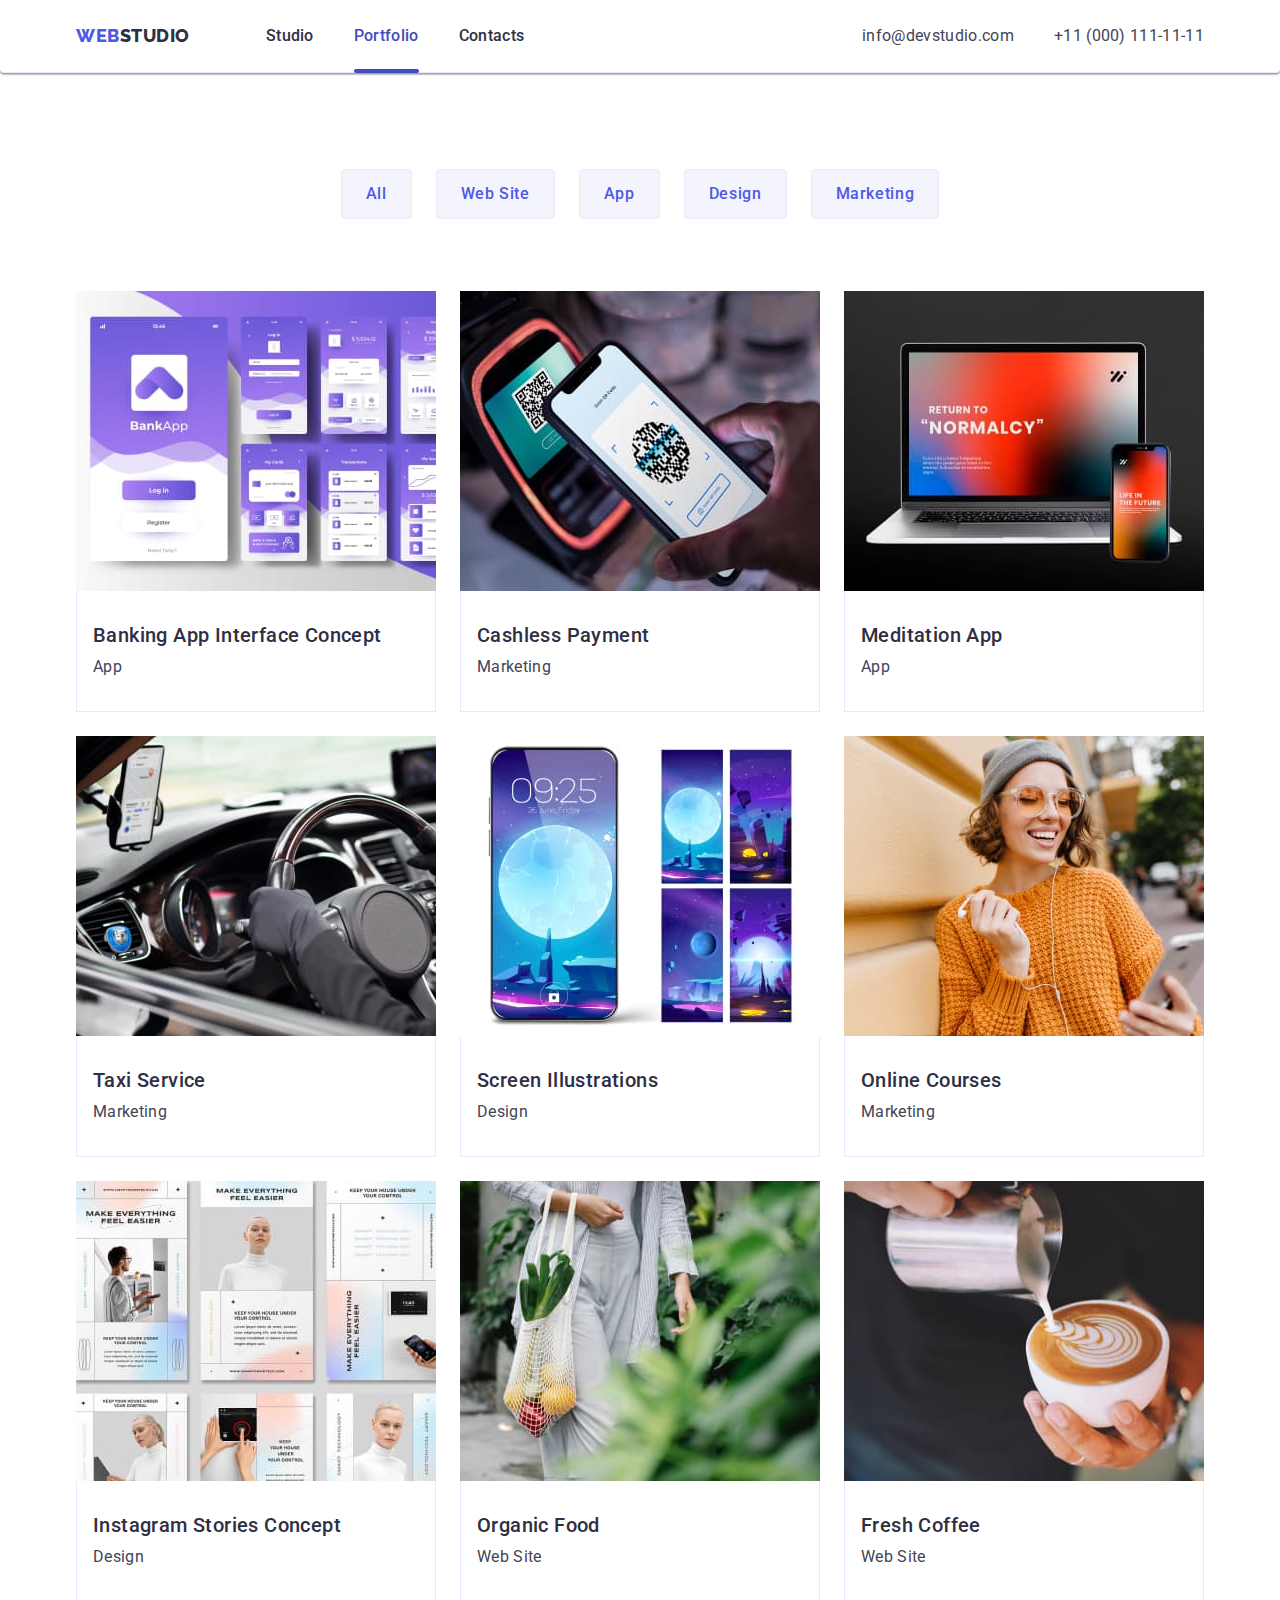
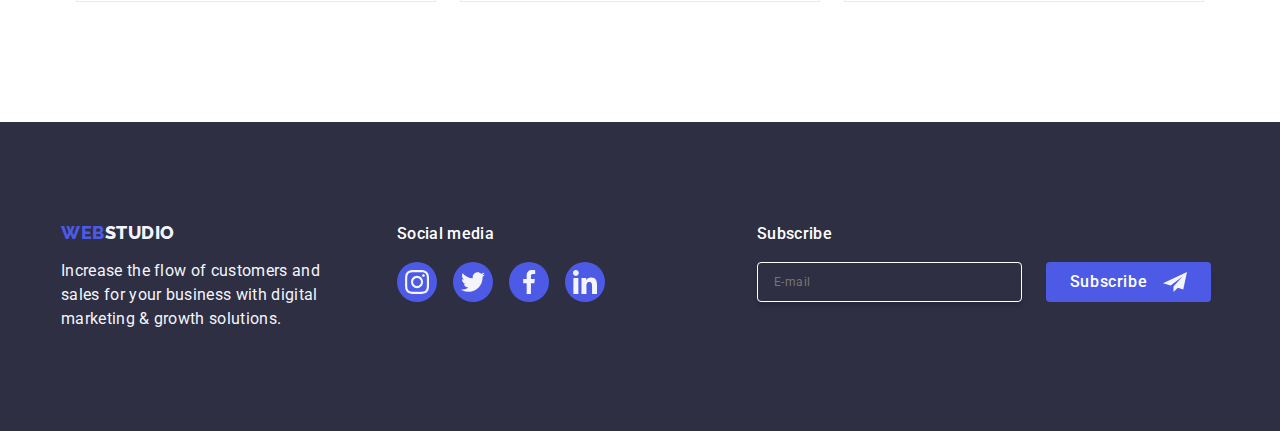
<file: portfolio.html>
<!DOCTYPE html>
<html lang="en">
  <head>
    <meta charset="UTF-8" />
    <meta name="viewport" content="width=device-width, initial-scale=1.0" />
    <title>Studio</title>
    <link rel="preconnect" href="https://fonts.googleapis.com" />
    <link rel="preconnect" href="https://fonts.gstatic.com" crossorigin />
    <link
      href="https://fonts.googleapis.com/css2?family=Raleway:wght@800&family=Roboto:wght@400;500;700;900&display=swap"
      rel="stylesheet"
    />
    <link
      href="https://cdn.jsdelivr.net/npm/modern-normalize@2.0.0/modern-normalize.min.css"
      rel="stylesheet"
    />
    <link rel="stylesheet" href="./css/styles.css" />
  </head>
  <body>
    <header class="header-style">
      <div class="container-img container">
        <nav class="navigation-header">
          <a href="./index.html" class="logo link logo-details">
            WEB<span class="studio-color">Studio</span>
          </a>
          <ul class="list ul-style">
            <li class="menu-style first-li a-position">
              <a href="./index.html" class="logo-class font link menu-top"
                >Studio</a
              >
            </li>
            <li class="menu-style first-li">
              <a
                href="./portfolio.html"
                class="logo-class font link menu-top header-link"
                >Portfolio</a
              >
            </li>
            <li class="menu-style first-li">
              <a href="" class="logo-class font link menu-top">Contacts</a>
            </li>
          </ul>
        </nav>
        <address class="address-details">
          <ul class="list address-style">
            <li class="contacts-details first-li">
              <a href="mailto:info@devstudio.com" class="li-links link"
                >info@devstudio.com</a
              >
            </li>
            <li class="contacts-details last-li">
              <a href="tel:+110001111111" class="li-links link"
                >+11 (000) 111-11-11</a
              >
            </li>
          </ul>
        </address>
      </div>
    </header>
    <main>
      <section class="main-section">
        <div class="container">
          <h1 class="visually-hidden">nagłówek linki</h1>
          <ul class="list ul-list">
            <li>
              <button type="button" class="style-button button-transition">
                All
              </button>
            </li>
            <li>
              <button type="button" class="style-button button-transition">
                Web Site
              </button>
            </li>
            <li>
              <button type="button" class="style-button button-transition">
                App
              </button>
            </li>
            <li>
              <button type="button" class="style-button button-transition">
                Design
              </button>
            </li>
            <li>
              <button type="button" class="style-button button-transition">
                Marketing
              </button>
            </li>
          </ul>
          <ul class="list list-images">
            <li class="li-styles card-shadow">
              <a class="link a-link" href="">
                <div class="div-bank">
                  <img
                    src="./images/aplikacjabanku1.jpg"
                    alt="aplikacja banku"
                    width="360"
                    height="300"
                  />
                  <p class="p-app">
                    14 Stylish and User-Friendly App Design Concepts · Task
                    Manager App · Calorie Tracker App · Exotic Fruit Ecommerce
                    App · Cloud Storage App
                  </p>
                </div>
                <div class="app-info">
                  <h2 class="card-class top-concept">
                    Banking App Interface Concept
                  </h2>
                  <p class="class-port">App</p>
                </div>
              </a>
            </li>
            <li class="li-styles">
              <a class="link a-link" href="">
                <div class="div-bank">
                  <img
                    src="./images/platnosc2.jpg"
                    alt="platosc zblizeniowa"
                    width="360"
                    height="300"
                  />
                  <p class="p-app">
                    14 Stylish and User-Friendly App Design Concepts · Task
                    Manager App · Calorie Tracker App · Exotic Fruit Ecommerce
                    App · Cloud Storage App
                  </p>
                </div>
                <div class="app-info">
                  <h2 class="card-class top-concept">Cashless Payment</h2>
                  <p class="class-port">Marketing</p>
                </div>
              </a>
            </li>
            <li class="li-styles">
              <a class="link a-link" href="">
                <div class="div-bank">
                  <img
                    src="./images/aplikacjelaczenie3.jpg"
                    alt="meditation app"
                    width="360"
                    height="300"
                  />
                  <p class="p-app">
                    14 Stylish and User-Friendly App Design Concepts · Task
                    Manager App · Calorie Tracker App · Exotic Fruit Ecommerce
                    App · Cloud Storage App
                  </p>
                </div>
                <div class="app-info">
                  <h2 class="card-class top-concept">Meditation App</h2>
                  <p class="class-port">App</p>
                </div>
              </a>
            </li>
            <li class="li-styles">
              <a class="link a-link" href="">
                <div class="div-bank">
                  <img
                    src="./images/taxiservice4.jpg"
                    alt="serwis taksowek"
                    width="360"
                    height="300"
                  />
                  <p class="p-app">
                    14 Stylish and User-Friendly App Design Concepts · Task
                    Manager App · Calorie Tracker App · Exotic Fruit Ecommerce
                    App · Cloud Storage App
                  </p>
                </div>
                <div class="app-info">
                  <h2 class="card-class top-concept">Taxi Service</h2>
                  <p class="class-port">Marketing</p>
                </div>
              </a>
            </li>
            <li class="li-styles">
              <a class="link a-link" href="">
                <div class="div-bank">
                  <img
                    src="./images/ilustracje5.jpg"
                    alt="obrazy wyswietlacza"
                    width="360"
                    height="300"
                  />
                  <p class="p-app">
                    14 Stylish and User-Friendly App Design Concepts · Task
                    Manager App · Calorie Tracker App · Exotic Fruit Ecommerce
                    App · Cloud Storage App
                  </p>
                </div>
                <div class="app-info">
                  <h2 class="card-class top-concept">Screen Illustrations</h2>
                  <p class="class-port">Design</p>
                </div>
              </a>
            </li>
            <li class="li-styles">
              <a class="link a-link" href="">
                <div class="div-bank">
                  <img
                    src="./images/kursyonline6.jpg"
                    alt="pani zadowolona z zycia"
                    width="360"
                    height="300"
                  />
                  <p class="p-app">
                    14 Stylish and User-Friendly App Design Concepts · Task
                    Manager App · Calorie Tracker App · Exotic Fruit Ecommerce
                    App · Cloud Storage App
                  </p>
                </div>
                <div class="app-info">
                  <h2 class="card-class top-concept">Online Courses</h2>
                  <p class="class-port">Marketing</p>
                </div>
              </a>
            </li>
            <li class="li-styles">
              <a class="link a-link" href="">
                <div class="div-bank">
                  <img
                    src="./images/instagramstories7.jpg"
                    alt="story na instagramie"
                    width="360"
                    height="300"
                  />
                  <p class="p-app">
                    14 Stylish and User-Friendly App Design Concepts · Task
                    Manager App · Calorie Tracker App · Exotic Fruit Ecommerce
                    App · Cloud Storage App
                  </p>
                </div>
                <div class="app-info">
                  <h2 class="card-class top-concept">
                    Instagram Stories Concept
                  </h2>
                  <p class="class-port">Design</p>
                </div>
              </a>
            </li>
            <li class="li-styles">
              <a class="link a-link" href="">
                <div class="div-bank">
                  <img
                    src="./images/jedzenie8.jpg"
                    alt="zdrowa zywnosc ekologiczna"
                    width="360"
                    height="300"
                  />
                  <p class="p-app">
                    14 Stylish and User-Friendly App Design Concepts · Task
                    Manager App · Calorie Tracker App · Exotic Fruit Ecommerce
                    App · Cloud Storage App
                  </p>
                </div>
                <div class="app-info">
                  <h2 class="card-class top-concept">Organic Food</h2>
                  <p class="class-port">Web Site</p>
                </div>
              </a>
            </li>
            <li class="li-styles">
              <a class="link a-link" href="">
                <div class="div-bank">
                  <img
                    src="./images/kawusia9.jpg"
                    alt="kawa z mlekiem"
                    width="360"
                    height="300"
                  />
                  <p class="p-app">
                    14 Stylish and User-Friendly App Design Concepts · Task
                    Manager App · Calorie Tracker App · Exotic Fruit Ecommerce
                    App · Cloud Storage App
                  </p>
                </div>
                <div class="app-info">
                  <h2 class="card-class top-concept">Fresh Coffee</h2>
                  <p class="class-port">Web Site</p>
                </div>
              </a>
            </li>
          </ul>
        </div>
      </section>
    </main>
    <footer class="portfolio-footer">
      <div class="container last-div">
        <div class="logo-p">
          <a class="logo link logo-link" href="./index.html"
            >Web<span class="studio-class">Studio</span></a
          >
          <p class="footer-acapit">
            Increase the flow of customers and sales for your business with
            digital marketing & growth solutions.
          </p>
        </div>
        <div class="social-footer">
          <p class="sm-style">Social media</p>
          <ul class="logo-div">
            <li class="social-li">
              <a class="social-class" href="">
                <svg width="24" height="24" class="svg-social">
                  <use href="./images/icons.svg#icon-instagram"></use>
                </svg>
              </a>
            </li>
            <li class="social-li">
              <a class="social-class" href="">
                <svg width="24" height="24" class="svg-social">
                  <use href="./images/icons.svg#icon-twitter"></use>
                </svg>
              </a>
            </li>
            <li class="social-li">
              <a class="social-class" href="">
                <svg width="24" height="24" class="svg-social">
                  <use href="./images/icons.svg#icon-facebook"></use>
                </svg>
              </a>
            </li>
            <li class="social-li">
              <a class="social-class" href="">
                <svg width="24" height="24" class="svg-social">
                  <use href="./images/icons.svg#icon-linkedin"></use>
                </svg>
              </a>
            </li>
          </ul>
        </div>
        <div class="footer-form-div">
          <p class="p-form-footer">Subscribe</p>
          <form name="footer-window" class="footer-form">
            <label class="footer-label">
              <input
                class="footer-input"
                name="email"
                type="email"
                placeholder="E-mail"
                required
              />
            </label>
            <button type="submit" class="subscribe-button">
              Subscribe
              <svg width="24" height="24" class="button-sub-svg">
                <use href="./images/icons.svg#icon-frame"></use>
              </svg>
            </button>
          </form>
        </div>
      </div>
    </footer>
  </body>
</html>
</file>
<file: css/styles.css>
:root {
  --first-color-text: #000;
  --second-color-text: #4285f4;
  --color-white: #ffff;
  --iris: #4d5ae5;
  --blue-color: #404bbf;
  --studio-class: #f4f4fd;
  --color-body: #434455;
  --font-color: #2e2f42;
  --border-style: #e7e9fc;
  --dark-style: #8e8f99;
  --green-style: #31d0aa;
  --style-modal: #fcfcfc;
}

.logo-class:hover,
.logo-class:focus {
  color: var(--blue-color);
}

.li-links:hover,
.li-links:focus {
  color: var(--blue-color);
}
* {
  margin: 0;
  padding: 0;
}
body {
  font-family: "Roboto", sans-serif;
  color: var(--color-body);
  line-height: 1.6;
  background-color: var(--color-white);
}
.ig-logo {
  background-color: var(--iris);
  border-radius: 50%;
  display: flex;
  align-items: center;
  justify-content: center;
  width: 40px;
  height: 40px;
  transition: background-color 250ms cubic-bezier(0.4, 0, 0.2, 1);
}

.ig-logo:hover,
.ig-logo:focus {
  background-color: var(--blue-color);
}
header {
  background-color: var(--color-white);
}

button {
  background-color: var(--iris);
  color: var(--color-white);
}
.link {
  text-decoration: none;
}

button:hover,
button:focus {
  background-color: var(--blue-color);
}

.studio-class {
  color: var(--studio-class);
}

.ourteam-section {
  background-color: var(--color-white);
  flex-basis: calc((100% - 72px) / 4);
  border-radius: 0px 0px 4px 4px;
  box-shadow: 0px 1px 6px rgba(46, 47, 66, 0.08),
    0px 1px 1px rgba(46, 47, 66, 0.16), 0px 2px 1px rgba(46, 47, 66, 0.08);
}

.logo {
  font-size: 18px;
  font-family: "Raleway", sans-serif;
  text-decoration: none;
  line-height: 1.17;
  letter-spacing: 0.03em;
  text-transform: uppercase;
  color: var(--iris);
  font-weight: 800;
}
.font {
  font-size: 16px;
  font-family: "Roboto";
  font-weight: 500;
  line-height: 24px;
  color: var(--font-color);
}

.studio-color {
  color: var(--font-color);
}
.list {
  list-style: none;
  font-size: 16;
  line-height: 1.5;
  letter-spacing: 0.02;
  color: var(--color-body);
  display: flex;
  justify-content: center;
  gap: 24px;
}

.link-studio {
  font-weight: 500;
  font-size: 16px;
  line-height: 1.5;
  letter-spacing: 0.02em;
  color: var(--font-color);
  text-decoration: none;
}

.address-style {
  font-style: normal;
}

.section-details {
  background-color: var(--font-color);
  padding-top: 188px;
  padding-bottom: 188px;
  background-image: linear-gradient(
      rgba(46, 47, 66, 0.7),
      rgba(46, 47, 66, 0.7)
    ),
    url(../images/people-office1.jpg);
  width: 100%;
  max-width: 1440px;
  background-repeat: no-repeat;
  background-position: center;
  background-size: cover;
  margin: auto;
}
.vector-style {
  display: none;
  align-items: center;
  justify-content: center;
  height: 112px;
  background-color: var(--studio-class);
  border-radius: 4px;
  margin-bottom: 8px;
}

.top-class {
  font-size: 36px;
  line-height: 1.07;
  text-align: center;
  letter-spacing: 0.02em;
  color: var(--color-white);
  max-width: 496px;
  margin: 0 auto;
  margin-bottom: 48px;
}

.button-class {
  background-color: var(--iris);
  font-family: "Roboto", sans-serif;
  font-weight: 500;
  font-size: 16px;
  line-height: 1.5;
  letter-spacing: 0.04em;
  color: var(--color-white);
  display: block;
  min-width: 169px;
  height: 56px;
  border: none;

  border-radius: 4px;
  cursor: pointer;
  margin: 0 auto;
  transition: background-color 250ms cubic-bezier(0.4, 0, 0.2, 1);
}

.second-class {
  font-weight: 500;
  font-size: 20px;
  line-height: 1.2;
  color: var(--font-color);
}
.sol-class {
  font-weight: 500;
  font-size: 20px;
  line-height: 1.2;
  letter-spacing: 0.02em;
  color: var(--font-color);
  text-align: center;
}

.card-class {
  font-weight: 500;
  font-size: 20px;
  line-height: 1.2;
  letter-spacing: 0.02em;
  color: var(--font-color);
}

.point-class {
  font-weight: 500;
  font-size: 36px;
  line-height: 1.2;
  letter-spacing: 0.02em;

  color: var(--font-color);
}

.footer-acapit {
  line-height: 1.5;
  color: var(--studio-class);
  letter-spacing: 0.02em;
  max-width: 264px;
}
.p-class {
  font-size: 16px;
  line-height: 1.5;
  letter-spacing: 0.02em;
  color: var(--color-body);
}
.sec-head {
  font-size: 36px;
  line-height: 1.11;
  text-align: center;
  letter-spacing: 0.02em;
  text-transform: capitalize;
  color: var(--font-color);
}

.last-section {
  background-color: var(--studio-class);
  padding: 120px 0 120px;
}

.last-class {
  font-size: 36px;
  line-height: 1.11;
  text-align: center;
  letter-spacing: 0.02em;
  text-transform: capitalize;
  color: var(--font-color);
}

.p-describes {
  font-size: 16px;
  line-height: 1.5;
  letter-spacing: 0.02em;
  color: var(--color-body);
  text-align: center;
  margin: 8px 0 8px 0;
}

.footer-studio {
  color: var(--studio-class);
}

.page-footer {
  line-height: 1.5;
  letter-spacing: 0.02em;
  color: var(--font-color);
}

.studio-head {
  color: var(--font-color);
}

.address-details {
  font-style: normal;
  display: flex;
  align-items: center;
}

.logo-class {
  font-weight: 500;
  font-size: 16px;
  line-height: 1.5;
  letter-spacing: 0.02em;
  color: var(--font-color);
}

.li-links {
  font-size: 16px;
  line-height: 1.5;
  letter-spacing: 0.02em;
  color: var(--color-body);
  font-style: normal;
  transition: color 250ms cubic-bezier(0.4, 0, 0.2, 1);
}

.link-details {
  font-size: 16px;
  line-height: 1.5;
  letter-spacing: 0.02em;
  color: var(--color-body);
}
.portfolio-footer {
  background-color: var(--font-color);
  padding: 100px 0 100px;
}

.logo-link {
  display: inline-block;
  margin-bottom: 16px;
  text-align: center;
}

.footer-color {
  color: var(--studio-class);
}

.style-button:focus,
.style-button:hover {
  border: 1px solid transparent;
  color: var(--color-white);
  box-shadow: 0px 3px 1px rgba(0, 0, 0, 0.1), 0px 2px 1px rgba(0, 0, 0, 0.08),
    0px 2px 2px rgba(0, 0, 0, 0.12);
}
.style-button {
  font-family: "Roboto", sans-serif;
  font-weight: 500;
  font-size: 16px;
  line-height: 1.5;
  letter-spacing: 0.04em;
  color: var(--iris);
  background-color: var(--studio-class);
  cursor: pointer;
  padding-top: 12px;
  padding-bottom: 12px;
  padding-left: 24px;
  padding-right: 24px;
  border: 1px solid var(--border-style);
  border-radius: 4px;
}

.a-link:hover,
.a-link:focus {
  box-shadow: 0px 1px 6px rgba(46, 47, 66, 0.08),
    0px 1px 1px rgba(46, 47, 66, 0.16), 0px 2px 1px rgba(46, 47, 66, 0.08);
}

.a-link {
  display: block;
  transition: box-shadow 250ms cubic-bezier(0.4, 0, 0.2, 1);
}

.a-link:hover .p-app,
.a-link:focus .p-app {
  transform: translateY(0%);
}

.class-port {
  font-size: 16px;
  line-height: 1.5;
  letter-spacing: 0.02em;
  color: var(--color-body);
}
.card-shadow {
  box-shadow: 250ms cubic-bezier(0.4, 0, 0.2, 1);
  transform: translateY(0%);
}

.div-bank {
  position: relative;
  overflow: hidden;
}
.p-app {
  position: absolute;
  top: 0;
  font-size: 16px;
  line-height: 1.5;
  letter-spacing: 0.02em;
  color: var(--studio-class);
  padding: 40px 32px;
  background-color: var(--iris);
  height: 100%;
  width: 100%;
  transform: translateY(100%);
  transition: transform 250ms cubic-bezier(0.4, 0, 0.2, 1);
}
.a-position {
  position: relative;
  color: var(--blue-color);
}
.modal-p {
  font-weight: 500;
  font-size: 16px;
  line-height: 1.5;
  text-align: center;
  letter-spacing: 0.02em;
  color: var(--font-color);
  margin-bottom: 16px;
}
.modal-div {
  position: fixed;
  top: 0;
  left: 0;
  width: 100%;
  height: 100%;
  background-color: rgba(46, 47, 66, 0.4);
  transition: opacity 250ms cubic-bezier(0.4, 0, 0.2, 1),
    visibility 250ms cubic-bezier(0.4, 0, 0.2, 1);
}
.modal {
  position: absolute;
  top: 50%;
  left: 50%;
  transform: translate(-50%, -50%) scale(1);
  width: 408px;
  min-height: 584px;
  background: var(--style-modal);
  box-shadow: 0px 1px 1px rgba(0, 0, 0, 0.14), 0px 1px 3px rgba(0, 0, 0, 0.12),
    0px 2px 1px rgba(0, 0, 0, 0.2);
  border-radius: 4px;
  transition: transform 250ms cubic-bezier(0.4, 0, 0.2, 1);
  padding: 72px 24px 24px 24px;
}

.button-modal {
  position: absolute;
  top: 24px;
  right: 24px;
  width: 24px;
  height: 24px;
  border-radius: 50%;
  display: flex;
  align-items: center;
  justify-content: center;
  background-color: var(--border-style);
  border: 1px solid rgba(0, 0, 0, 0.1);
  cursor: pointer;
  transition: background-color 250ms cubic-bezier(0.4, 0, 0.2, 1),
    border 250ms cubic-bezier(0.4, 0, 0.2, 1);
}
.button-modal:hover {
  background-color: var(--blue-color);
  border: none;
  fill: var(--color-white);
}
.backdrop {
  height: 100%;
}

.svg-modal {
  transition: fill 250ms cubic-bezier(0.4, 0, 0.2, 1);
}
.svg-modal:focus .svg-modal:hover {
  border: none;
  background-color: var(--iris);
  fill: var(--color-white);
}

.form-div {
  margin-bottom: 8px;
}
.form-second {
  margin-bottom: 16px;
}
.textarea {
  width: 100%;
  height: 120px;
  font-size: 12px;
  line-height: 1.17;
  letter-spacing: 0.04em;
  color: rgba(46, 47, 66, 0.4);
  border: 1px solid rgba(46, 47, 66, 0.4);
  border-radius: 4px;
  background-color: transparent;
  padding: 8px 16px;
  outline: transparent;
  resize: none;
  transition: border-color 250ms cubic-bezier(0.4, 0, 0.2, 1);
}
.textarea:focus {
  border-color: var(--iris);
}

.form-modal-div {
  margin-bottom: 24px;
}
.label-form-modal {
  display: block;
  font-size: 12px;
  line-height: 1.17;
  letter-spacing: 0.04em;
  color: var(--dark-style);
}
.label-modal {
  font-size: 12px;
  line-height: 1.17;
  letter-spacing: 0.04em;
  color: var(--dark-style);
  display: block;
  margin-bottom: 4px;
}
.modal-icons {
  position: relative;
}
.modal-icons:focus-within {
  fill: var(--iris);
}
.span-label {
  width: 16px;
  height: 16px;
  border: 1px solid rgba(46, 47, 66, 0.4);
  border-radius: 2px;
  transition: background-color 250ms cubic-bezier(0.4, 0, 0.2, 1),
    border 250ms cubic-bezier(0.4, 0, 0.2, 1),
    fill 250ms cubic-bezier(0.4, 0, 0.2, 1);
  display: inline-flex;
  align-items: center;
  justify-content: center;
  fill: transparent;
  margin-right: 6px;
}
.privacy-policy {
  color: var(--iris);
  margin-left: 6px;
}
.modal-hidden:checked + .label-form-modal .span-label {
  background-color: var(--blue-color);
  border: none;
  fill: var(--studio-class);
}
.send-button {
  display: block;
  margin: 0 auto;
  min-width: 169px;
  height: 56px;
  font-family: "Roboto", sans-serif;
  font-size: 16px;
  font-weight: 500;
  line-height: 1.5;
  letter-spacing: 0.04em;
  color: var(--color-white);
  cursor: pointer;
  background-color: var(--iris);
  border: none;
  border-radius: 4px;
  transition: background-color 250ms cubic-bezier(0.4, 0, 0.2, 1);
}
.modal-input {
  width: 100%;
  height: 40px;
  border: 1px solid rgba(46, 47, 66, 0.4);
  border-radius: 4px;
  background-color: transparent;
  padding-left: 38px;
  outline: transparent;
  transition: border-color 250ms cubic-bezier(0.4, 0, 0.2, 1);
}
.modal-input:focus {
  border-color: var(--iris);
}
.modal-svg {
  position: absolute;
  left: 16px;
  top: 50%;
  transform: translateY(-50%);
  transition: fill 250ms cubic-bezier(0.4, 0, 0.2, 1);
}
.modal-svg:focus {
  fill: var(--iris);
}
.highlight {
  color: var(--second-color-text);
}

.highlight-web {
  color: var(--studio-class);
}

.header-style {
  border-bottom: 1px solid var(--border-style);
  box-shadow: 0px 2px 1px rgba(46, 47, 66, 0.08),
    0px 1px 1px rgba(46, 47, 66, 0.16), 0px 1px 6px rgba(46, 47, 66, 0.08);
  box-shadow: 0px 1px 1px rgba(0, 0, 0, 0.14), 0px 1px 3px rgba(0, 0, 0, 0.12),
    0px 2px 1px rgba(0, 0, 0, 0.2);
  border-radius: 4px;
  transition: transform 250ms cubic-bezier(0.4, 0, 0.2, 1);
}

img {
  display: block;
}

.ul-style {
  gap: 40px;
}

.container {
  width: 100%;
  max-width: 480px;
  margin: 0 auto;
  padding: 0 15px 0 15px;
}

.navigation-header {
  display: flex;
  align-items: center;
}
.logo-details {
  margin-right: 76px;
}
.menu-style {
  display: flex;
  gap: 40px;
}
.menu-layout {
  display: flex;
  gap: 332px;
  align-items: center;
}
.header-link::after {
  content: "";
  position: absolute;
  left: 0;
  bottom: -1px;
  height: 4px;
  background-color: var(--blue-color);
  border-radius: 2px;
  width: 100%;
}
.header-link {
  position: relative;
  color: var(--blue-color);
  transition: color 250ms cubic-bezier(0.4, 0, 0.2, 1);
}

.button-transition:hover .button-transition:focus {
  transform: translateY(0%);
}
.button-transition {
  transition: color 250ms cubic-bezier(0.4, 0, 0.2, 1),
    background-color 250ms cubic-bezier(0.4, 0, 0.2, 1),
    border-color 250ms cubic-bezier(0.4, 0, 0.2, 1),
    box-shadow 250ms cubic-bezier(0.4, 0, 0.2, 1);
}

.last-li {
  margin-right: 0;
}

.menu-top {
  padding: 24px 0 24px;
  display: inline-block;
}
.contacts-details {
  display: flex;
}

.second-section {
  padding: 120px 0 120px;
}

.list-class {
  display: flex;
  gap: 72px;
  flex-wrap: wrap;
}

.class-strategy {
  margin-bottom: 8px;

  display: flex;
  justify-content: center;
}
.third-section {
  padding-bottom: 120px;
  display: none;
}
.sec-div {
  margin-bottom: 72px;
}
.third-ul {
  display: flex;
  gap: 24px;
  flex-wrap: wrap;
}

.first-point {
  width: calc((100% - 48px) / 3);
}

.main-last {
  margin-bottom: 72px;
}

.employee {
  padding: 32px 0;
}
.social-link {
  display: flex;
  justify-content: center;
  gap: 24px;
}

.insta-logo:hover,
.insta-logo:focus {
  background-color: var(--blue-color);
}

.insta-lg {
  fill: var(--studio-class);
}
.insta-logo {
  width: 100%;
  height: 100%;
  background-color: var(--iris);
  border-radius: 50%;
  display: flex;
  align-items: center;
}

.more-logo:hover,
.more-logo:focus {
  background-color: var(--blue-color);
}

.more-logo {
  width: 40px;
  height: 40%;
  background-color: var(--iris);
  border-radius: 50%;
  display: flex;
  align-items: center;
  justify-content: center;
}
.extra-section {
  padding-top: 120px;
  padding-bottom: 120px;
}
.customers {
  font-size: 36px;
  line-height: 1.11;
  color: var(--font-color);
  margin-bottom: 72px;
  text-align: center;
}
.customers-list {
  display: flex;
  row-gap: 72px;
  list-style: none;
  flex-wrap: wrap;
  justify-content: center;
  column-gap: 24px;
}
.first-customer {
  height: 88px;
  width: 168px;
}
.customer-link:hover,
.customer-link:focus {
  color: var(--blue-color);
  border-color: var(--blue-color);
}
.customer-link {
  width: 100%;
  height: 100%;
  border: 1px solid var(--dark-style);
  border-radius: 4px;
  display: flex;
  align-items: center;
  justify-content: center;
  color: var(--dark-style);
  transition: border-color 250ms cubic-bezier(0.4, 0, 0.2, 1),
    color 250ms cubic-bezier(0.4, 0, 0.2, 1);
}
.svg-customer-class {
  fill: currentColor;
}
.last-div {
  display: flex;
  align-items: baseline;
  flex-wrap: wrap;
  gap: 72px;
  justify-content: center;
}

.sm-style {
  font-weight: 500;
  font-size: 16px;
  line-height: 1.5;
  letter-spacing: 0.02em;
  color: var(--color-white);
  margin-bottom: 16px;
  text-align: center;
}
.logo-div {
  display: flex;
  gap: 16px;
  list-style: none;
}
.social-li {
  height: 40px;
  width: 40px;
}

.social-class:hover,
.social-class:focus {
  background-color: var(--green-style);
}

.social-class {
  width: 100%;
  height: 100%;
  background-color: var(--iris);
  border-radius: 50%;
  display: flex;
  align-items: center;
  justify-content: center;
  cursor: pointer;
  transition: background-color 250ms cubic-bezier(0.4, 0, 0.2, 1);
}

.svg-social {
  fill: var(--studio-class);
}
.header-class {
  border-bottom: 1px solid var(--border-style);
  display: flex;
}
.div-container {
  display: flex;
}
.nav-style {
  display: flex;
  align-items: center;
}
.logo-style {
  margin-right: 76px;
}

.li-class {
  padding: 24px 0 24px;
}
.main-section {
  padding-top: 96px;
  padding-bottom: 120px;
}
.visually-hidden {
  position: absolute;
  width: 1px;
  height: 1px;
  margin: -1px;
  border: 0;
  padding: 0;
  white-space: nowrap;
  clip-path: inset(100%);
  clip: rect(0 0 0 0);
  overflow: hidden;
}
.list-images {
  display: flex;
  flex-wrap: wrap;
  column-gap: 24px;
  row-gap: 48px;
}

.li-styles {
  width: calc((100% - 48px) / 3);
}
.address-style {
  gap: 40px;
  flex-direction: row;
}

.ul-list {
  display: flex;
  justify-content: center;
  gap: 24px;
  margin-bottom: 72px;
}

.app-info {
  padding: 32px 16px;
  border: 1px solid var(--border-style);
  border-top: none;
}

.top-concept {
  margin-bottom: 8px;
}

.is-hidden {
  opacity: 0;
  visibility: hidden;
  pointer-events: none;
}
.p-form-footer {
  margin-bottom: 16px;
  font-weight: 500;
  font-size: 16px;
  line-height: 1.5;
  letter-spacing: 0.02em;
  color: var(--color-white);
  text-align: center;
}

.footer-form {
  display: flex;
  gap: 24px;
  flex-wrap: wrap;
  justify-content: center;
}
.footer-input {
  gap: 24px;
  width: 398px;
  height: 40px;
  border: 1px solid var(--color-white);
  background-color: transparent;
  font-size: 12px;
  line-height: 1.5;
  letter-spacing: 0.04em;
  padding-left: 16px;
  box-shadow: 0px 4px 4px 0px rgba(0, 0, 0, 0.15);
  border-radius: 4px;
  color: var(--color-white);
}
.logo-p {
  display: flex;
  flex-direction: column;
  align-items: unset;
  gap: unset;
}

.subscribe-button {
  min-width: 165px;
  height: 40px;
  display: flex;
  justify-content: center;
  align-items: center;
  font-family: "Roboto", sans-serif;
  font-size: 16px;
  font-weight: 500;
  line-height: 1.5;
  letter-spacing: 0.04em;
  color: var(--color-white);
  cursor: pointer;
  background-color: var(--iris);
  border: none;
  border-radius: 4px;
}
.button-sub-svg {
  margin-left: 16px;
}
.menu-layout {
  display: none;
}

.mobile-menu-layout {
  display: flex;
  width: 100%;
  justify-content: space-between;
  padding: 24px 0;
}

.mobile-menu-layout button {
  height: 40px;
  width: 40px;
  display: flex;
  align-items: center;
  justify-content: center;
  margin: 0;
  padding: 0;
  background-color: transparent;
  cursor: pointer;
  border: none;
  border-radius: 50%;
  outline: none;
}

.js-menu-container {
  position: fixed;
  top: 0;
  left: 0;
  width: 100%;
  height: 100%;
  display: flex;
  padding: 80px 35px 40px 40px;
  background-color: var(--color-white);
  z-index: 999;
  transform: translateX(100%);
  transition: transform 250ms ease-in-out;
  display: none;
}
.js-menu-container.is-open {
  display: flex;
  position: fixed;
  top: 0;
  left: 0;
  right: 0;
  background-color: var(--color-white);
  flex-flow: column nowrap;
  transform: translateX(0);
}
.mobile-menu-close {
  display: flex;
  width: 100%;
  justify-content: flex-end;
}

.mobile-nav-layout .list-layout {
  display: flex;
  flex-direction: column;
  gap: 40px;
  font-size: 36px;
}
.mobile-nav-layout .list-layout .link-active::after {
  display: none;
  flex-flow: column nowrap;
}
.container-img {
  display: none;
}

html,
body {
  width: 100%;
}
body {
  overflow-x: hidden;
}
@media (min-width: 480px) {
}

@media (min-device-pixel-ratio: 2),
  (min-resolution: 192dpi),
  (min-resolution: 2dppx) {
  .order-section {
    background-image: linear-gradient(
        to bottom,
        rgba(46, 47, 66, 0.7),
        rgba(46, 47, 66, 0.7)
      ),
      url(../images/people-office1.jpg);
  }
  .top-class {
    font-size: 36px;
    font-weight: 700;
    line-height: 1.11;
    letter-spacing: 0.72px;
    max-width: 350px;
    text-align: center;
    margin: 0 auto;
    margin-bottom: 72px;
    color: var(--color-white);
    text-transform: capitalize;
  }
}

/* tablet */

@media screen and (min-width: 768px) {
  .top-class {
    font-size: 56px;
    line-height: 1.07;
    letter-spacing: 1.12px;
    max-width: 500px;
    margin-bottom: 36px;
    text-transform: none;
  }
  .container {
    max-width: 768px;
  }
  .last-div {
    padding-left: 108px;
    justify-content: unset;
  }
  .p-form-footer {
    text-align: unset;
  }
  .address-style {
    flex-direction: column;
    gap: 12px;
  }
  .sm-style {
    text-align: unset;
  }
  .footer-input {
    width: 265px;
  }
  .logo-link {
    text-align: unset;
  }
  .container-img {
    display: flex;
    justify-content: space-between;
  }
  .list-strategy {
    width: 356px;
  }
  .list-class {
    gap: 24px;
  }

  .menu {
    display: flex;
    justify-content: space-around;
  }
  .menu-container {
    display: none;
  }
  .menu-toggle {
    display: none;
  }

  .menu-container .menu-toggle:hover .menu-container .menu-toggle:focus {
    border: none;
    background-color: var(--iris);
    fill: var(--color-white);
  }

  .navigation {
    padding: 0;
  }
  .list-header {
    display: flex;
    gap: 40px;
  }
  .page-link {
    font-size: 16px;
    font-weight: 500;
    line-height: 1.5;
    letter-spacing: 0.02em;
    color: var(--color-white);
    display: inline-block;
    padding: 24px 0;
    position: relative;
  }
  .page-link:hover,
  .page-link:focus {
    color: var(--link-hover-focus);
  }
  .page::after {
    content: "";
    display: block;
    background-color: var(--link-hover-focus);
    height: 4px;
    border-radius: 2px;
    position: absolute;
    width: 100%;
    bottom: -1px;
    left: 0px;
  }
  .list-address {
    font-style: normal;
    display: flex;
    gap: 12px;
    flex-direction: column;
    margin: 16px 0;
  }
  .address-link {
    color: var(--section-heading-color);
    display: block;
    font-size: 12px;
    line-height: 1.16;
    letter-spacing: 0.48px;
    transition-property: color;
    transition-duration: 250ms;
    transition-timing-function: cubic-bezier(0.4, 0, 0.2, 1);
  }
  .address-link:hover,
  .address-link:focus {
    color: var(--link-hover-focus);
  }
  .footer-section {
    padding: 96px 0;
  }
  .footer-container {
    display: flex;
    flex-direction: row;
    flex-wrap: wrap;
    align-items: flex-start;
    justify-content: flex-start;
    column-gap: 24px;
    row-gap: 72px;
    max-width: 550px;
  }
  .footer-social-media {
    margin-bottom: 0;
  }
  .footer-webstudio {
    display: block;
    margin-bottom: 0;
  }
  .footer-text {
    max-width: 264px;
    margin-top: 16px;
  }
  .footer-media {
    text-align: left;
  }
  .subscribe-title {
    text-align: left;
  }
  .subscribe-text {
    display: flex;
    flex-direction: row;
    justify-content: flex-start;
    gap: 24px;
  }
  .subscribe-input {
    min-width: 264px;
  }
  .section-first {
    height: 436px;
    padding: 112px 0;
  }
  .section-first-title {
    font-size: 56px;
    line-height: 1.07;
    letter-spacing: 1.12px;
    max-width: 500px;
    margin-bottom: 36px;
    text-transform: none;
  }
  .list-section-second {
    display: flex;
    flex-direction: row;
    flex-wrap: wrap;
    justify-content: center;
    flex-basis: calc((100% - 24px) / 2);
    columns: 2;
    column-gap: 24px;
    row-gap: 72px;
  }
  .list-item {
    max-width: 356px;
  }
  .section-second-title {
    text-align: left;
  }
  .section-third {
    display: none;
  }
  .section-third-team {
    display: flex;
    flex-direction: row;
    flex-wrap: wrap;
    align-items: center;
    column-gap: 24px;
    row-gap: 72px;
    columns: 2;
    flex-basis: calc((100% - 24px) / 2);
    padding-left: 108px;
  }
  .customers-icons {
    display: flex;
    flex-wrap: wrap;
    justify-content: center;
    column-gap: 24px;
    row-gap: 72px;
    flex-basis: calc((100% - 48px) / 3);
  }
  .customers-icons-column {
    width: 168px;
    height: 88px;
  }

  .mobile-menu-layout {
    display: none;
  }
}

/* desktop */

@media screen and (min-width: 1200px) {
  .container last-div {
    flex-wrap: nowrap;
    justify-content: space-around;
    gap: 0;
    margin-left: auto;
    max-width: 1158px;
  }
  .container {
    max-width: 1158px;
  }
  .section {
    padding: 120px 0;
  }
  .adress-style {
    flex-direction: row;
    gap: 40px;
  }
  .last-div {
    flex-wrap: nowrap;
    padding-left: 0;
  }
  .footer-form {
    flex-wrap: nowrap;
  }
  .footer-acapit {
    width: 264px;
  }
  .menu {
    display: flex;
    justify-content: space-between;
    align-items: center;
  }
  .menu-toggle {
    display: none;
  }
  .menu-container {
    display: none;
  }
  .navigation {
    display: flex;
    padding: 0;
  }
  .list-address {
    font-style: normal;
    display: flex;
    flex-direction: row;
    gap: 40px;
  }
  .address-link {
    font-size: 16px;
    line-height: 1.5;
    letter-spacing: 0.32px;
    display: inline;
    margin: 24px 0;
  }
  .footer-section {
    padding: 100px 0;
  }
  .footer-container {
    flex-wrap: nowrap;
    justify-content: space-around;
    gap: 0;
    margin-left: auto;
    max-width: 1158px;
  }
  .footer-webstudio {
    margin-right: 120px;
  }
  .subscribe-title {
    text-align: left;
    margin-left: 80px;
  }
  .subscribe-text {
    margin-left: 80px;
    gap: 24px;
  }
  .section-first {
    max-width: 1440px;
    height: 600px;
    padding: 188px 0;
  }
  .section-first-title {
    margin-bottom: 48px;
  }
  .list-section-second {
    display: flex;
    flex-direction: row;
    justify-content: space-around;
    gap: 24px;
  }
  .list-item {
    display: block;
    gap: 8px;
    flex-basis: calc((100% - 72px) / 4);
  }
  .hero {
    background-color: var(--footer-color);
    border-radius: 4px;
    width: 264px;
    height: 112px;
    display: flex;
    justify-content: center;
    align-items: center;
    margin-bottom: 8px;
  }
  .section-second-title {
    text-align: left;
    font-size: 20px;
    font-weight: 500;
    line-height: 1.2;
    letter-spacing: 0.02em;
    color: var(--navy-blue-color);
    font-size: 20px;
    font-weight: 500;
    margin-bottom: 8px;
  }
  .social-footer {
    margin-right: 80px;
  }
  .section-third {
    display: block;
    padding-top: 0;
  }
  .list-images {
    display: flex;
    gap: 24px;
  }
  .images-item {
    flex-basis: calc((100% - 48px) / 3);
  }
  .section-third-team {
    display: flex;
    flex-wrap: nowrap;
    gap: 24px;
    flex-basis: calc((100% - 72px) / 4);
    padding-left: 0;
  }
  .list-class {
    flex-wrap: nowrap;
    gap: 24px;
  }
  .class-strategy {
    font-size: 20px;
  }
  .vector-style {
    display: flex;
  }

  .sm-style {
    text-align: unset;
  }

  .p-form-footer {
    text-align: unset;
  }
  .address-style {
    flex-direction: row;
    gap: 40px;
  }
}
</file>
